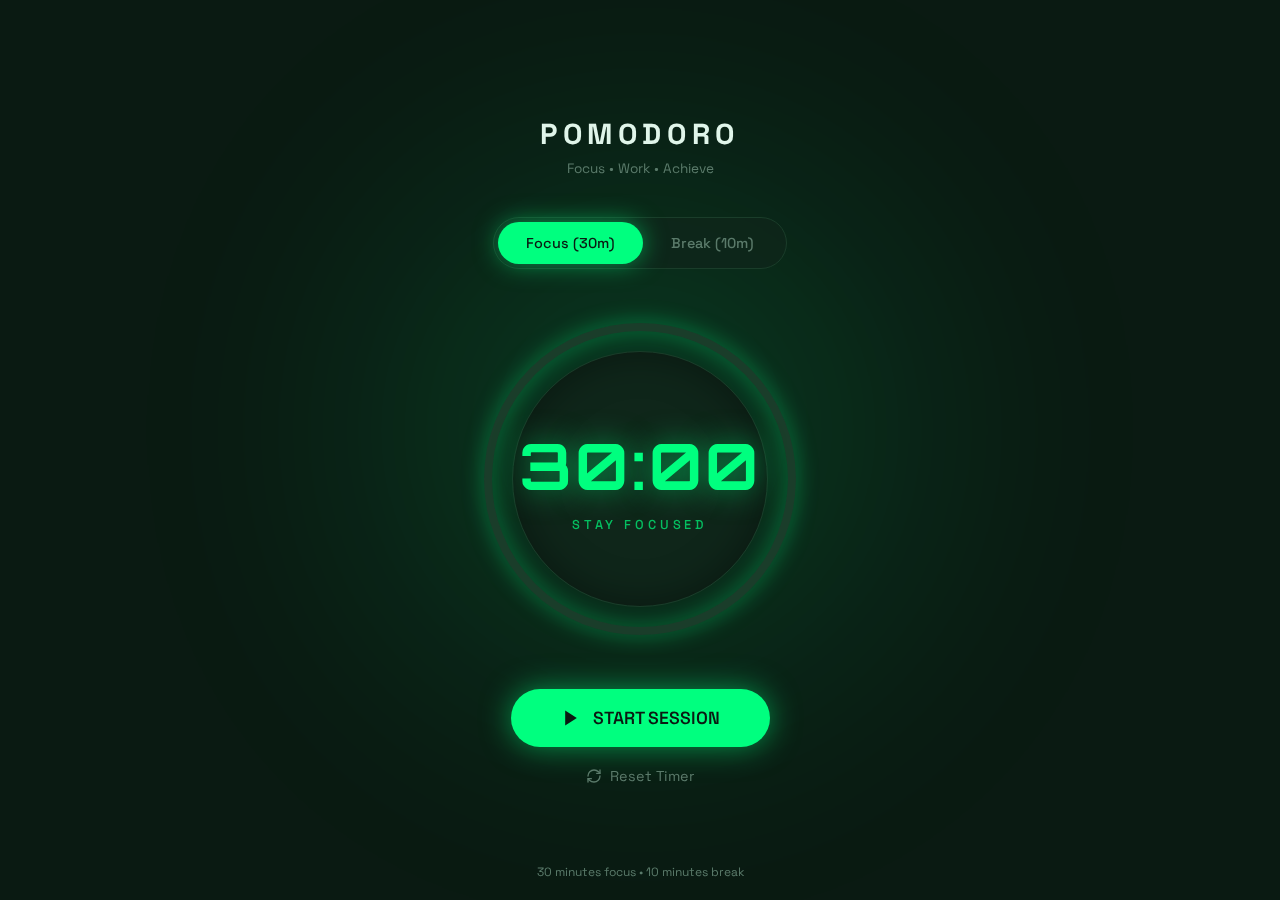
<file: index.html>
<!DOCTYPE html>
<html lang="vi">
<head><link rel="stylesheet" href="nuocuong.css">
  <meta charset="UTF-8">
  <meta name="viewport" content="width=device-width, initial-scale=1.0">
  <title>Pomodoro Timer - Tập trung làm việc</title>
  <meta name="description" content="Ứng dụng đếm giờ Pomodoro giúp bạn tập trung làm việc 30 phút và nghỉ ngơi 10 phút">
  <link href="https://fonts.googleapis.com/css2?family=Orbitron:wght@400;700;900&family=Space+Grotesk:wght@400;500;600;700&display=swap" rel="stylesheet">
  <style>
    * {
      margin: 0;
      padding: 0;
      box-sizing: border-box;
    }

    :root {
      --bg-dark: #0a1a12;
      --bg-card: #0f261a;
      --primary: #00ff7f;
      --primary-glow: rgba(0, 255, 127, 0.5);
      --break-color: #00bfff;
      --break-glow: rgba(0, 191, 255, 0.5);
      --text-light: #e0f5ea;
      --text-muted: #5a7a6a;
      --border-color: #1a3d2a;
    }

    body {
      font-family: 'Space Grotesk', sans-serif;
      background: var(--bg-dark);
      color: var(--text-light);
      min-height: 100vh;
      display: flex;
      flex-direction: column;
      align-items: center;
      justify-content: center;
      padding: 20px;
      overflow: hidden;
      position: relative;
    }

    /* Background glow effect */
    .bg-glow {
      position: fixed;
      top: 20%;
      left: 50%;
      transform: translateX(-50%);
      width: 500px;
      height: 500px;
      background: var(--primary);
      filter: blur(150px);
      opacity: 0.15;
      pointer-events: none;
      transition: background 1s ease, opacity 1s ease;
      border-radius: 50%;
    }

    .bg-glow.break-mode {
      background: var(--break-color);
    }

    /* Header */
    header {
      text-align: center;
      margin-bottom: 40px;
      position: relative;
      z-index: 10;
    }

    header h1 {
      font-family: 'Space Grotesk', sans-serif;
      font-size: 1.8rem;
      font-weight: 700;
      letter-spacing: 0.2em;
      margin-bottom: 8px;
    }

    header p {
      color: var(--text-muted);
      font-size: 0.85rem;
    }

    /* Mode Toggle */
    .mode-toggle {
      display: flex;
      background: rgba(15, 38, 26, 0.8);
      border-radius: 50px;
      padding: 4px;
      margin-bottom: 50px;
      border: 1px solid var(--border-color);
      position: relative;
      z-index: 10;
    }

    .mode-btn {
      padding: 12px 28px;
      border: none;
      border-radius: 50px;
      background: transparent;
      color: var(--text-muted);
      font-family: 'Space Grotesk', sans-serif;
      font-size: 0.9rem;
      font-weight: 500;
      cursor: pointer;
      transition: all 0.3s ease;
    }

    .mode-btn.active {
      background: var(--primary);
      color: var(--bg-dark);
      box-shadow: 0 0 25px var(--primary-glow);
    }

    .mode-btn.active.break-mode {
      background: var(--break-color);
      box-shadow: 0 0 25px var(--break-glow);
    }

    .mode-btn:not(.active):hover {
      color: var(--text-light);
    }

    .mode-btn:disabled {
      opacity: 0.5;
      cursor: not-allowed;
    }

    /* Timer Circle Container */
    .timer-container {
      position: relative;
      width: 320px;
      height: 320px;
      margin-bottom: 50px;
    }

    /* SVG Progress Ring */
    .progress-ring {
      transform: rotate(-90deg);
      filter: drop-shadow(0 0 10px var(--primary-glow));
      transition: filter 1s ease;
    }

    .progress-ring.break-mode {
      filter: drop-shadow(0 0 10px var(--break-glow));
    }

    .progress-ring__track {
      fill: none;
      stroke: var(--border-color);
      stroke-width: 8;
    }

    .progress-ring__progress {
      fill: none;
      stroke: var(--primary);
      stroke-width: 8;
      stroke-linecap: round;
      transition: stroke-dashoffset 1s linear, stroke 1s ease;
    }

    .progress-ring__progress.break-mode {
      stroke: var(--break-color);
    }

    /* Inner circle */
    .timer-inner {
      position: absolute;
      top: 32px;
      left: 32px;
      right: 32px;
      bottom: 32px;
      background: var(--bg-card);
      border-radius: 50%;
      display: flex;
      flex-direction: column;
      align-items: center;
      justify-content: center;
      border: 1px solid var(--border-color);
      box-shadow: inset 0 0 40px rgba(0, 0, 0, 0.4);
    }

    /* Timer Display */
    .timer-display {
      font-family: 'Orbitron', monospace;
      font-size: 4rem;
      font-weight: 700;
      color: var(--primary);
      text-shadow: 0 0 30px var(--primary-glow);
      letter-spacing: 0.05em;
      transition: color 1s ease, text-shadow 1s ease;
    }

    .timer-display.break-mode {
      color: var(--break-color);
      text-shadow: 0 0 30px var(--break-glow);
    }

    .timer-label {
      margin-top: 10px;
      font-size: 0.8rem;
      font-weight: 500;
      letter-spacing: 0.3em;
      text-transform: uppercase;
      color: rgba(0, 255, 127, 0.7);
      transition: color 1s ease;
    }

    .timer-label.break-mode {
      color: rgba(0, 191, 255, 0.7);
    }

    /* Control Buttons */
    .controls {
      display: flex;
      flex-direction: column;
      align-items: center;
      gap: 20px;
      position: relative;
      z-index: 10;
    }

    .start-btn {
      display: flex;
      align-items: center;
      justify-content: center;
      gap: 12px;
      padding: 18px 50px;
      border: none;
      border-radius: 50px;
      background: var(--primary);
      color: var(--bg-dark);
      font-family: 'Space Grotesk', sans-serif;
      font-size: 1.1rem;
      font-weight: 600;
      cursor: pointer;
      box-shadow: 0 0 30px var(--primary-glow);
      transition: all 0.3s ease;
    }

    .start-btn:hover {
      transform: scale(1.02);
      box-shadow: 0 0 50px var(--primary-glow);
    }

    .start-btn.running {
      animation: pulse-glow 2s ease-in-out infinite;
    }

    .start-btn.break-mode {
      background: var(--break-color);
      box-shadow: 0 0 30px var(--break-glow);
    }

    .start-btn.break-mode:hover {
      box-shadow: 0 0 50px var(--break-glow);
    }

    .start-btn svg {
      width: 20px;
      height: 20px;
    }

    @keyframes pulse-glow {
      0%, 100% { box-shadow: 0 0 30px var(--primary-glow); }
      50% { box-shadow: 0 0 60px var(--primary-glow); }
    }

    .reset-btn {
      display: flex;
      align-items: center;
      gap: 8px;
      background: transparent;
      border: none;
      color: var(--text-muted);
      font-family: 'Space Grotesk', sans-serif;
      font-size: 0.9rem;
      cursor: pointer;
      transition: color 0.3s ease;
    }

    .reset-btn:hover {
      color: var(--text-light);
    }

    .reset-btn svg {
      width: 16px;
      height: 16px;
    }

    /* YouTube Player Container */
    .youtube-container {
      position: fixed;
      bottom: 20px;
      right: 20px;
      background: rgba(15, 38, 26, 0.95);
      border-radius: 12px;
      padding: 12px;
      border: 1px solid var(--border-color);
      opacity: 0;
      pointer-events: none;
      transition: opacity 0.5s ease;
      z-index: 100;
    }

    .youtube-container.visible {
      opacity: 1;
      pointer-events: auto;
    }

    .youtube-container p {
      font-size: 0.75rem;
      color: var(--text-muted);
      margin-bottom: 8px;
    }

    .youtube-container iframe {
      border-radius: 8px;
      display: block;
    }

    /* Footer */
    footer {
      position: fixed;
      bottom: 20px;
      left: 50%;
      transform: translateX(-50%);
      color: var(--text-muted);
      font-size: 0.75rem;
    }

    /* Responsive */
    @media (max-width: 400px) {
      .timer-container {
        width: 280px;
        height: 280px;
      }

      .timer-display {
        font-size: 3rem;
      }

      .mode-btn {
        padding: 10px 20px;
        font-size: 0.8rem;
      }

      .start-btn {
        padding: 16px 40px;
        font-size: 1rem;
      }
    }
  </style>
</head>
<body>
  <!-- Background Glow -->
  <div class="bg-glow" id="bgGlow"></div>

  <!-- Header -->
  <header>
    <h1>POMODORO</h1>
    <p>Focus • Work • Achieve</p>
  </header>

  <!-- Mode Toggle -->
  <div class="mode-toggle">
    <button class="mode-btn active" id="focusBtn" onclick="setMode('focus')">Focus (30m)</button>
    <button class="mode-btn" id="breakBtn" onclick="setMode('break')">Break (10m)</button>
  </div>

  <!-- Timer -->
  <div class="timer-container">
    <svg class="progress-ring" id="progressRing" width="320" height="320">
      <circle class="progress-ring__track" cx="160" cy="160" r="152" />
      <circle class="progress-ring__progress" id="progressCircle" cx="160" cy="160" r="152" />
    </svg>
    <div class="timer-inner">
      <div class="timer-display" id="timerDisplay">30:00</div>
      <div class="timer-label" id="timerLabel">Stay Focused</div>
    </div>
  </div>

  <!-- Controls -->
  <div class="controls">
    <button class="start-btn" id="startBtn" onclick="toggleTimer()">
      <svg id="playIcon" viewBox="0 0 24 24" fill="currentColor">
        <polygon points="5,3 19,12 5,21" />
      </svg>
      <svg id="pauseIcon" viewBox="0 0 24 24" fill="currentColor" style="display: none;">
        <rect x="6" y="4" width="4" height="16" />
        <rect x="14" y="4" width="4" height="16" />
      </svg>
      <span id="btnText">START SESSION</span>
    </button>
    <button class="reset-btn" onclick="resetTimer()">
      <svg viewBox="0 0 24 24" fill="none" stroke="currentColor" stroke-width="2" stroke-linecap="round" stroke-linejoin="round">
        <path d="M3 12a9 9 0 0 1 9-9 9.75 9.75 0 0 1 6.74 2.74L21 8" />
        <path d="M21 3v5h-5" />
        <path d="M21 12a9 9 0 0 1-9 9 9.75 9.75 0 0 1-6.74-2.74L3 16" />
        <path d="M3 21v-5h5" />
      </svg>
      Reset Timer
    </button>
  </div>

  <!-- YouTube Player -->
  <div class="youtube-container" id="youtubeContainer">
    <p>🎵 Focus Music</p>
    <div id="youtubePlayer"></div>
  </div>

  <!-- Footer -->
  <footer>30 minutes focus • 10 minutes break</footer>

  <!-- Bell Sound -->
  <audio id="bellSound" src="https://assets.mixkit.co/active_storage/sfx/2869/2869-preview.mp3"></audio>

  <script>
    // Timer configuration
    const FOCUS_TIME = 30 * 60; // 30 minutes
    const BREAK_TIME = 10 * 60; // 10 minutes

    // State
    let currentMode = 'focus';
    let timeLeft = FOCUS_TIME;
    let isRunning = false;
    let timerInterval = null;

    // DOM Elements
    const timerDisplay = document.getElementById('timerDisplay');
    const timerLabel = document.getElementById('timerLabel');
    const startBtn = document.getElementById('startBtn');
    const btnText = document.getElementById('btnText');
    const playIcon = document.getElementById('playIcon');
    const pauseIcon = document.getElementById('pauseIcon');
    const focusBtn = document.getElementById('focusBtn');
    const breakBtn = document.getElementById('breakBtn');
    const progressCircle = document.getElementById('progressCircle');
    const progressRing = document.getElementById('progressRing');
    const bgGlow = document.getElementById('bgGlow');
    const bellSound = document.getElementById('bellSound');
    const youtubeContainer = document.getElementById('youtubeContainer');
    const youtubePlayer = document.getElementById('youtubePlayer');

    // Progress ring setup
    const radius = 152;
    const circumference = 2 * Math.PI * radius;
    progressCircle.style.strokeDasharray = circumference;
    progressCircle.style.strokeDashoffset = circumference;

    // Format time
    function formatTime(seconds) {
      const mins = Math.floor(seconds / 60);
      const secs = seconds % 60;
      return `${mins.toString().padStart(2, '0')}:${secs.toString().padStart(2, '0')}`;
    }

    // Update display
    function updateDisplay() {
      timerDisplay.textContent = formatTime(timeLeft);
      
      const totalTime = currentMode === 'focus' ? FOCUS_TIME : BREAK_TIME;
      const progress = (totalTime - timeLeft) / totalTime;
      const offset = circumference - (progress * circumference);
      progressCircle.style.strokeDashoffset = offset;
    }

    // Toggle timer
    function toggleTimer() {
      if (isRunning) {
        pauseTimer();
      } else {
        startTimer();
      }
    }

    // Start timer
    function startTimer() {
      isRunning = true;
      startBtn.classList.add('running');
      playIcon.style.display = 'none';
      pauseIcon.style.display = 'block';
      btnText.textContent = 'PAUSE';
      focusBtn.disabled = true;
      breakBtn.disabled = true;

      // Show YouTube player for focus mode
      if (currentMode === 'focus') {
        showYouTube();
      }

      timerInterval = setInterval(() => {
        timeLeft--;
        updateDisplay();

        if (timeLeft <= 0) {
          completeSession();
        }
      }, 1000);
    }

    // Pause timer
    function pauseTimer() {
      isRunning = false;
      startBtn.classList.remove('running');
      playIcon.style.display = 'block';
      pauseIcon.style.display = 'none';
      btnText.textContent = 'START SESSION';

      if (timerInterval) {
        clearInterval(timerInterval);
        timerInterval = null;
      }

      hideYouTube();
    }

    // Reset timer
    function resetTimer() {
      pauseTimer();
      timeLeft = currentMode === 'focus' ? FOCUS_TIME : BREAK_TIME;
      focusBtn.disabled = false;
      breakBtn.disabled = false;
      updateDisplay();
    }

    // Complete session
    function completeSession() {
      pauseTimer();
      
      // Play bell sound
      bellSound.currentTime = 0;
      bellSound.play().catch(e => console.log('Audio play failed:', e));

      // Switch mode
      if (currentMode === 'focus') {
        setMode('break');
      } else {
        setMode('focus');
      }
    }

    // Set mode
    function setMode(mode) {
      if (isRunning) return;

      currentMode = mode;
      timeLeft = mode === 'focus' ? FOCUS_TIME : BREAK_TIME;

      // Update UI classes
      const isBreak = mode === 'break';
      
      focusBtn.classList.toggle('active', !isBreak);
      breakBtn.classList.toggle('active', isBreak);
      focusBtn.classList.toggle('break-mode', isBreak);
      breakBtn.classList.toggle('break-mode', isBreak);
      
      timerDisplay.classList.toggle('break-mode', isBreak);
      timerLabel.classList.toggle('break-mode', isBreak);
      progressCircle.classList.toggle('break-mode', isBreak);
      progressRing.classList.toggle('break-mode', isBreak);
      bgGlow.classList.toggle('break-mode', isBreak);
      startBtn.classList.toggle('break-mode', isBreak);

      timerLabel.textContent = isBreak ? 'Take a Break' : 'Stay Focused';

      updateDisplay();
    }

    // YouTube functions
    function showYouTube() {
      youtubeContainer.classList.add('visible');
      youtubePlayer.innerHTML = `
        <iframe 
          width="240" 
          height="135" 
          src="https://www.youtube.com/embed/hXTctgBdRZk?autoplay=1&loop=1&playlist=hXTctgBdRZk" 
          title="Focus Music"
          allow="accelerometer; autoplay; clipboard-write; encrypted-media; gyroscope; picture-in-picture"
          frameborder="0"
        ></iframe>
      `;
    }

    function hideYouTube() {
      youtubeContainer.classList.remove('visible');
      youtubePlayer.innerHTML = '';
    }

    // Initialize
    updateDisplay();
  </script>
</body>
</html>
</file>
<file: nuocuong.css>
* {
      margin: 0;
      padding: 0;
      box-sizing: border-box;
    }

    :root {
      --bg-dark: #0a1a12;
      --bg-card: #0f261a;
      --primary: #00ff7f;
      --primary-glow: rgba(0, 255, 127, 0.5);
      --break-color: #00bfff;
      --break-glow: rgba(0, 191, 255, 0.5);
      --text-light: #e0f5ea;
      --text-muted: #5a7a6a;
      --border-color: #1a3d2a;
    }

    body {
      font-family: 'Space Grotesk', sans-serif;
      background: var(--bg-dark);
      color: var(--text-light);
      min-height: 100vh;
      display: flex;
      flex-direction: column;
      align-items: center;
      justify-content: center;
      padding: 20px;
      overflow: hidden;
      position: relative;
    }

    /* Background glow effect */
    .bg-glow {
      position: fixed;
      top: 20%;
      left: 50%;
      transform: translateX(-50%);
      width: 500px;
      height: 500px;
      background: var(--primary);
      filter: blur(150px);
      opacity: 0.15;
      pointer-events: none;
      transition: background 1s ease, opacity 1s ease;
      border-radius: 50%;
    }

    .bg-glow.break-mode {
      background: var(--break-color);
    }

    /* Header */
    header {
      text-align: center;
      margin-bottom: 40px;
      position: relative;
      z-index: 10;
    }

    header h1 {
      font-family: 'Space Grotesk', sans-serif;
      font-size: 1.8rem;
      font-weight: 700;
      letter-spacing: 0.2em;
      margin-bottom: 8px;
    }

    header p {
      color: var(--text-muted);
      font-size: 0.85rem;
    }

    /* Mode Toggle */
    .mode-toggle {
      display: flex;
      background: rgba(15, 38, 26, 0.8);
      border-radius: 50px;
      padding: 4px;
      margin-bottom: 50px;
      border: 1px solid var(--border-color);
      position: relative;
      z-index: 10;
    }

    .mode-btn {
      padding: 12px 28px;
      border: none;
      border-radius: 50px;
      background: transparent;
      color: var(--text-muted);
      font-family: 'Space Grotesk', sans-serif;
      font-size: 0.9rem;
      font-weight: 500;
      cursor: pointer;
      transition: all 0.3s ease;
    }

    .mode-btn.active {
      background: var(--primary);
      color: var(--bg-dark);
      box-shadow: 0 0 25px var(--primary-glow);
    }

    .mode-btn.active.break-mode {
      background: var(--break-color);
      box-shadow: 0 0 25px var(--break-glow);
    }

    .mode-btn:not(.active):hover {
      color: var(--text-light);
    }

    .mode-btn:disabled {
      opacity: 0.5;
      cursor: not-allowed;
    }

    /* Timer Circle Container */
    .timer-container {
      position: relative;
      width: 320px;
      height: 320px;
      margin-bottom: 50px;
    }

    /* SVG Progress Ring */
    .progress-ring {
      transform: rotate(-90deg);
      filter: drop-shadow(0 0 10px var(--primary-glow));
      transition: filter 1s ease;
    }

    .progress-ring.break-mode {
      filter: drop-shadow(0 0 10px var(--break-glow));
    }

    .progress-ring__track {
      fill: none;
      stroke: var(--border-color);
      stroke-width: 8;
    }

    .progress-ring__progress {
      fill: none;
      stroke: var(--primary);
      stroke-width: 8;
      stroke-linecap: round;
      transition: stroke-dashoffset 1s linear, stroke 1s ease;
    }

    .progress-ring__progress.break-mode {
      stroke: var(--break-color);
    }

    /* Inner circle */
    .timer-inner {
      position: absolute;
      top: 32px;
      left: 32px;
      right: 32px;
      bottom: 32px;
      background: var(--bg-card);
      border-radius: 50%;
      display: flex;
      flex-direction: column;
      align-items: center;
      justify-content: center;
      border: 1px solid var(--border-color);
      box-shadow: inset 0 0 40px rgba(0, 0, 0, 0.4);
    }

    /* Timer Display */
    .timer-display {
      font-family: 'Orbitron', monospace;
      font-size: 4rem;
      font-weight: 700;
      color: var(--primary);
      text-shadow: 0 0 30px var(--primary-glow);
      letter-spacing: 0.05em;
      transition: color 1s ease, text-shadow 1s ease;
    }

    .timer-display.break-mode {
      color: var(--break-color);
      text-shadow: 0 0 30px var(--break-glow);
    }

    .timer-label {
      margin-top: 10px;
      font-size: 0.8rem;
      font-weight: 500;
      letter-spacing: 0.3em;
      text-transform: uppercase;
      color: rgba(0, 255, 127, 0.7);
      transition: color 1s ease;
    }

    .timer-label.break-mode {
      color: rgba(0, 191, 255, 0.7);
    }

    /* Control Buttons */
    .controls {
      display: flex;
      flex-direction: column;
      align-items: center;
      gap: 20px;
      position: relative;
      z-index: 10;
    }

    .start-btn {
      display: flex;
      align-items: center;
      justify-content: center;
      gap: 12px;
      padding: 18px 50px;
      border: none;
      border-radius: 50px;
      background: var(--primary);
      color: var(--bg-dark);
      font-family: 'Space Grotesk', sans-serif;
      font-size: 1.1rem;
      font-weight: 600;
      cursor: pointer;
      box-shadow: 0 0 30px var(--primary-glow);
      transition: all 0.3s ease;
    }

    .start-btn:hover {
      transform: scale(1.02);
      box-shadow: 0 0 50px var(--primary-glow);
    }

    .start-btn.running {
      animation: pulse-glow 2s ease-in-out infinite;
    }

    .start-btn.break-mode {
      background: var(--break-color);
      box-shadow: 0 0 30px var(--break-glow);
    }

    .start-btn.break-mode:hover {
      box-shadow: 0 0 50px var(--break-glow);
    }

    .start-btn svg {
      width: 20px;
      height: 20px;
    }

    @keyframes pulse-glow {
      0%, 100% { box-shadow: 0 0 30px var(--primary-glow); }
      50% { box-shadow: 0 0 60px var(--primary-glow); }
    }

    .reset-btn {
      display: flex;
      align-items: center;
      gap: 8px;
      background: transparent;
      border: none;
      color: var(--text-muted);
      font-family: 'Space Grotesk', sans-serif;
      font-size: 0.9rem;
      cursor: pointer;
      transition: color 0.3s ease;
    }

    .reset-btn:hover {
      color: var(--text-light);
    }

    .reset-btn svg {
      width: 16px;
      height: 16px;
    }

    /* YouTube Player Container */
    .youtube-container {
      position: fixed;
      bottom: 20px;
      right: 20px;
      background: rgba(15, 38, 26, 0.95);
      border-radius: 12px;
      padding: 12px;
      border: 1px solid var(--border-color);
      opacity: 0;
      pointer-events: none;
      transition: opacity 0.5s ease;
      z-index: 100;
    }

    .youtube-container.visible {
      opacity: 1;
      pointer-events: auto;
    }

    .youtube-container p {
      font-size: 0.75rem;
      color: var(--text-muted);
      margin-bottom: 8px;
    }

    .youtube-container iframe {
      border-radius: 8px;
      display: block;
    }

    /* Footer */
    footer {
      position: fixed;
      bottom: 20px;
      left: 50%;
      transform: translateX(-50%);
      color: var(--text-muted);
      font-size: 0.75rem;
    }

    /* Responsive */
    @media (max-width: 400px) {
      .timer-container {
        width: 280px;
        height: 280px;
      }

      .timer-display {
        font-size: 3rem;
      }

      .mode-btn {
        padding: 10px 20px;
        font-size: 0.8rem;
      }

      .start-btn {
        padding: 16px 40px;
        font-size: 1rem;
      }
    }
</file>
